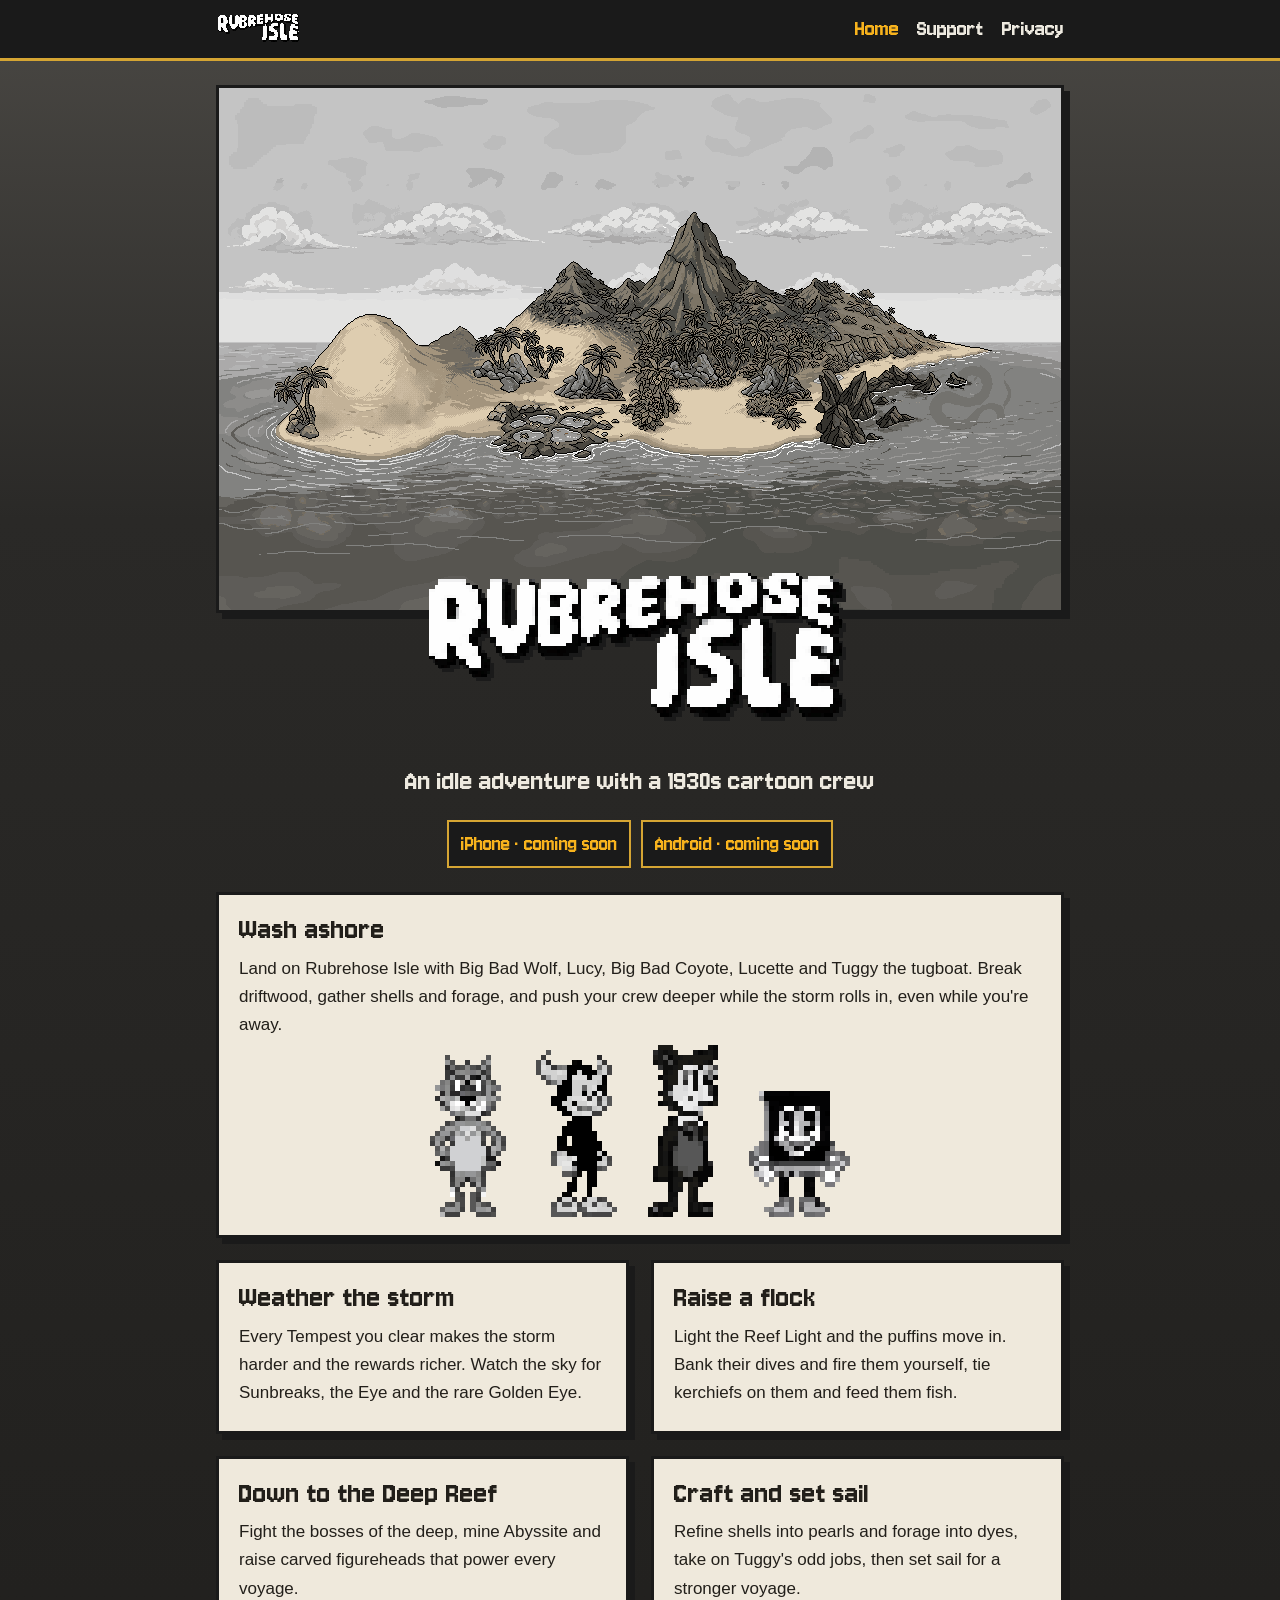
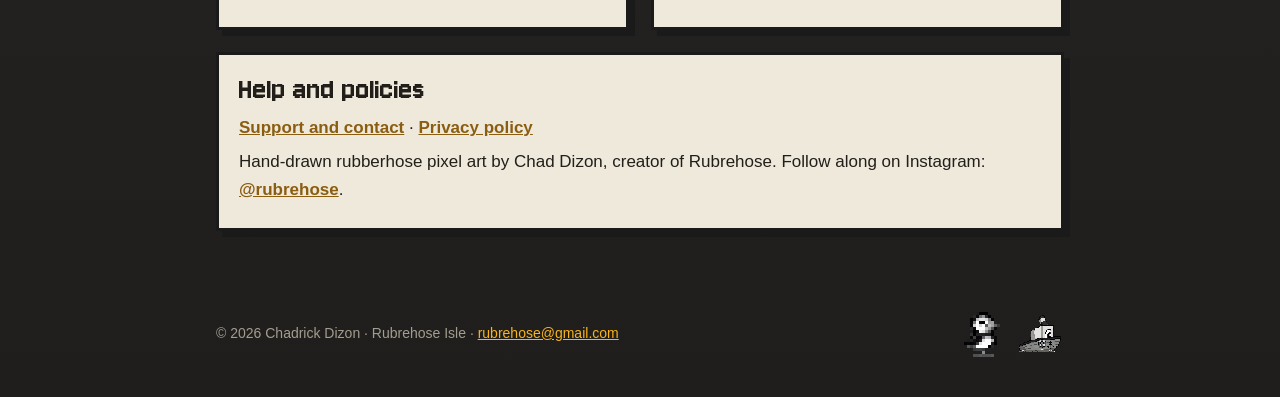
<file: rubrehose-isle/index.html>
<!doctype html><html lang="en"><head><meta charset="utf-8"><meta name="viewport" content="width=device-width,initial-scale=1">
<link rel="icon" href="img/icon.png"><link rel="stylesheet" href="style.css">
<title>Rubrehose Isle</title>
<meta name="description" content="Rubrehose Isle: an idle adventure with a 1930s cartoon crew, a stormy island and a deep sea that keeps what it touches. Coming to iPhone and Android.">
</head><body><header class="bar"><div class="in"><a class="brand" href="index.html"><img class="px" src="img/logo.png" alt="Rubrehose Isle"></a><nav><a href="index.html" aria-current="page">Home</a><a href="support.html">Support</a><a href="privacy.html">Privacy</a></nav></div></header>
<section class="hero"><img class="scene px" src="img/island.png" alt="Rubrehose Isle at sea"><img class="logo px" src="img/logo.png" alt="Rubrehose Isle">
<p class="tag">An idle adventure with a 1930s cartoon crew</p>
<div class="soon"><span class="chip">iPhone · coming soon</span><span class="chip">Android · coming soon</span></div></section>
<main>
<div class="card"><h2>Wash ashore</h2>
<p>Land on Rubrehose Isle with Big Bad Wolf, Lucy, Big Bad Coyote, Lucette and Tuggy the tugboat. Break driftwood, gather shells and forage, and push your crew deeper while the storm rolls in, even while you're away.</p>
<img class="crew px" src="img/crew.png" alt="Big Bad Wolf, Lucy, Big Bad Coyote and Lucette"></div>
<div class="grid">
<div class="card"><h2>Weather the storm</h2><p>Every Tempest you clear makes the storm harder and the rewards richer. Watch the sky for Sunbreaks, the Eye and the rare Golden Eye.</p></div>
<div class="card"><h2>Raise a flock</h2><p>Light the Reef Light and the puffins move in. Bank their dives and fire them yourself, tie kerchiefs on them and feed them fish.</p></div>
<div class="card"><h2>Down to the Deep Reef</h2><p>Fight the bosses of the deep, mine Abyssite and raise carved figureheads that power every voyage.</p></div>
<div class="card"><h2>Craft and set sail</h2><p>Refine shells into pearls and forage into dyes, take on Tuggy's odd jobs, then set sail for a stronger voyage.</p></div>
</div>
<div class="card" style="margin-top:22px"><h2>Help and policies</h2><p><a href="support.html">Support and contact</a> · <a href="privacy.html">Privacy policy</a></p><p>Hand-drawn rubberhose pixel art by Chad Dizon, creator of Rubrehose. Follow along on Instagram: <a href="https://www.instagram.com/rubrehose/">@rubrehose</a>.</p></div>
</main><footer><span>© 2026 Chadrick Dizon · Rubrehose Isle · <a href="mailto:rubrehose@gmail.com">rubrehose@gmail.com</a></span><span class="pals"><img class="px" src="img/puffin.png" alt=""><img class="px" src="img/tuggy.png" alt=""></span></footer></body></html>
</file>
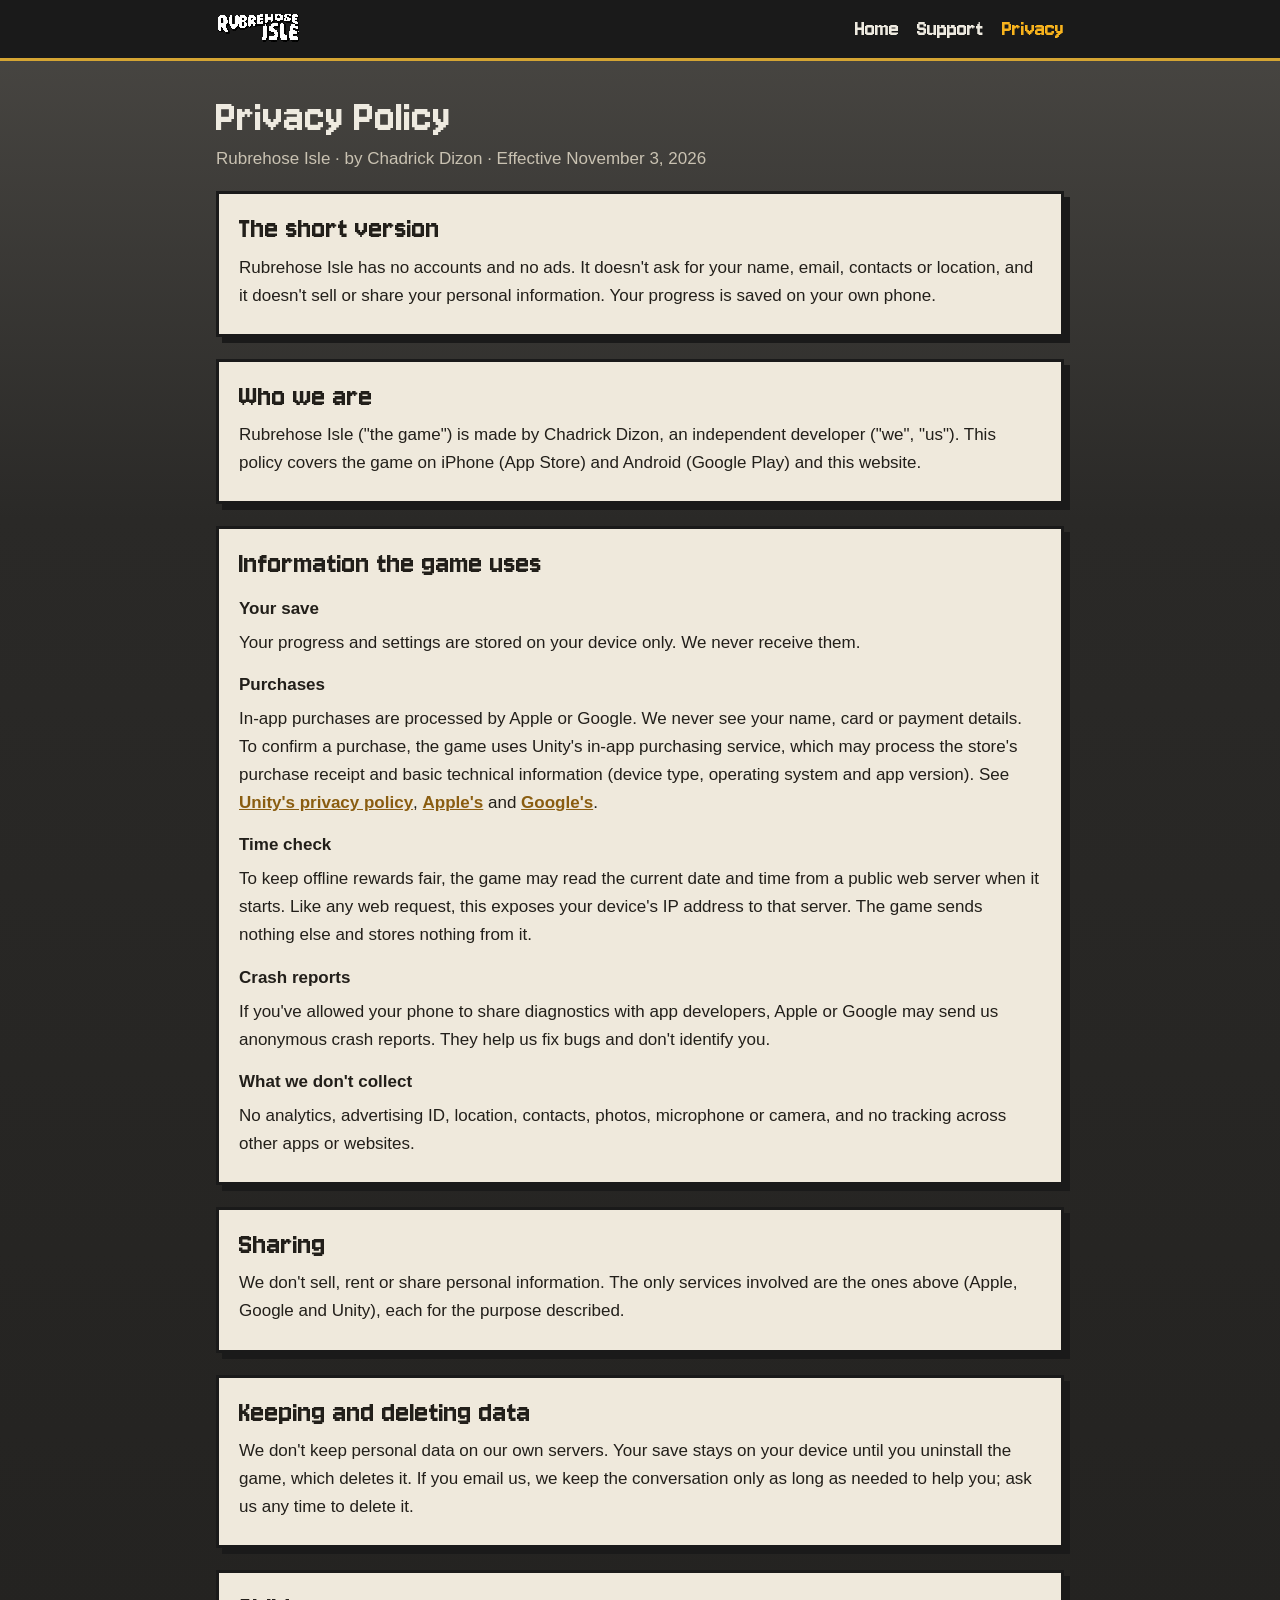
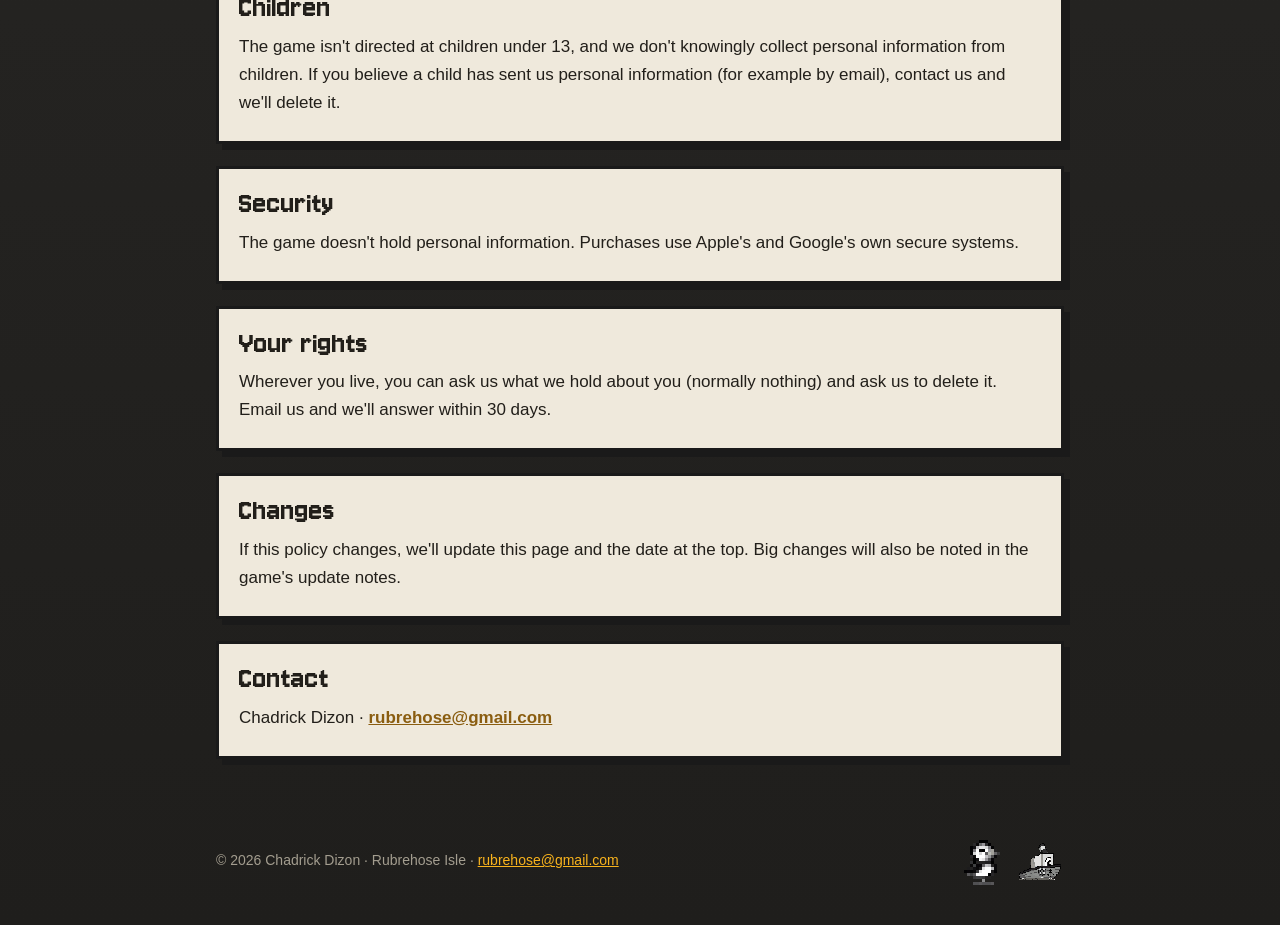
<file: rubrehose-isle/privacy.html>
<!doctype html><html lang="en"><head><meta charset="utf-8"><meta name="viewport" content="width=device-width,initial-scale=1">
<link rel="icon" href="img/icon.png"><link rel="stylesheet" href="style.css">
<title>Rubrehose Isle · Privacy Policy</title><meta name="description" content="Privacy policy for the Rubrehose Isle game.">
</head><body><header class="bar"><div class="in"><a class="brand" href="index.html"><img class="px" src="img/logo.png" alt="Rubrehose Isle"></a><nav><a href="index.html">Home</a><a href="support.html">Support</a><a href="privacy.html" aria-current="page">Privacy</a></nav></div></header>
<main><h1>Privacy Policy</h1><p class="sub">Rubrehose Isle · by Chadrick Dizon · Effective November 3, 2026</p>
<div class="card"><h2>The short version</h2>
<p>Rubrehose Isle has no accounts and no ads. It doesn't ask for your name, email, contacts or location, and it doesn't sell or share your personal information. Your progress is saved on your own phone.</p></div>
<div class="card"><h2>Who we are</h2><p>Rubrehose Isle ("the game") is made by Chadrick Dizon, an independent developer ("we", "us"). This policy covers the game on iPhone (App Store) and Android (Google Play) and this website.</p></div>
<div class="card"><h2>Information the game uses</h2>
<h3>Your save</h3><p>Your progress and settings are stored on your device only. We never receive them.</p>
<h3>Purchases</h3><p>In-app purchases are processed by Apple or Google. We never see your name, card or payment details. To confirm a purchase, the game uses Unity's in-app purchasing service, which may process the store's purchase receipt and basic technical information (device type, operating system and app version). See <a href="https://unity.com/legal/privacy-policy">Unity's privacy policy</a>, <a href="https://www.apple.com/legal/privacy/">Apple's</a> and <a href="https://policies.google.com/privacy">Google's</a>.</p>
<h3>Time check</h3><p>To keep offline rewards fair, the game may read the current date and time from a public web server when it starts. Like any web request, this exposes your device's IP address to that server. The game sends nothing else and stores nothing from it.</p>
<h3>Crash reports</h3><p>If you've allowed your phone to share diagnostics with app developers, Apple or Google may send us anonymous crash reports. They help us fix bugs and don't identify you.</p>
<h3>What we don't collect</h3><p>No analytics, advertising ID, location, contacts, photos, microphone or camera, and no tracking across other apps or websites.</p></div>
<div class="card"><h2>Sharing</h2><p>We don't sell, rent or share personal information. The only services involved are the ones above (Apple, Google and Unity), each for the purpose described.</p></div>
<div class="card"><h2>Keeping and deleting data</h2><p>We don't keep personal data on our own servers. Your save stays on your device until you uninstall the game, which deletes it. If you email us, we keep the conversation only as long as needed to help you; ask us any time to delete it.</p></div>
<div class="card"><h2>Children</h2><p>The game isn't directed at children under 13, and we don't knowingly collect personal information from children. If you believe a child has sent us personal information (for example by email), contact us and we'll delete it.</p></div>
<div class="card"><h2>Security</h2><p>The game doesn't hold personal information. Purchases use Apple's and Google's own secure systems.</p></div>
<div class="card"><h2>Your rights</h2><p>Wherever you live, you can ask us what we hold about you (normally nothing) and ask us to delete it. Email us and we'll answer within 30 days.</p></div>
<div class="card"><h2>Changes</h2><p>If this policy changes, we'll update this page and the date at the top. Big changes will also be noted in the game's update notes.</p></div>
<div class="card"><h2>Contact</h2><p>Chadrick Dizon · <a href="mailto:rubrehose@gmail.com">rubrehose@gmail.com</a></p></div>
</main><footer><span>© 2026 Chadrick Dizon · Rubrehose Isle · <a href="mailto:rubrehose@gmail.com">rubrehose@gmail.com</a></span><span class="pals"><img class="px" src="img/puffin.png" alt=""><img class="px" src="img/tuggy.png" alt=""></span></footer></body></html>
</file>
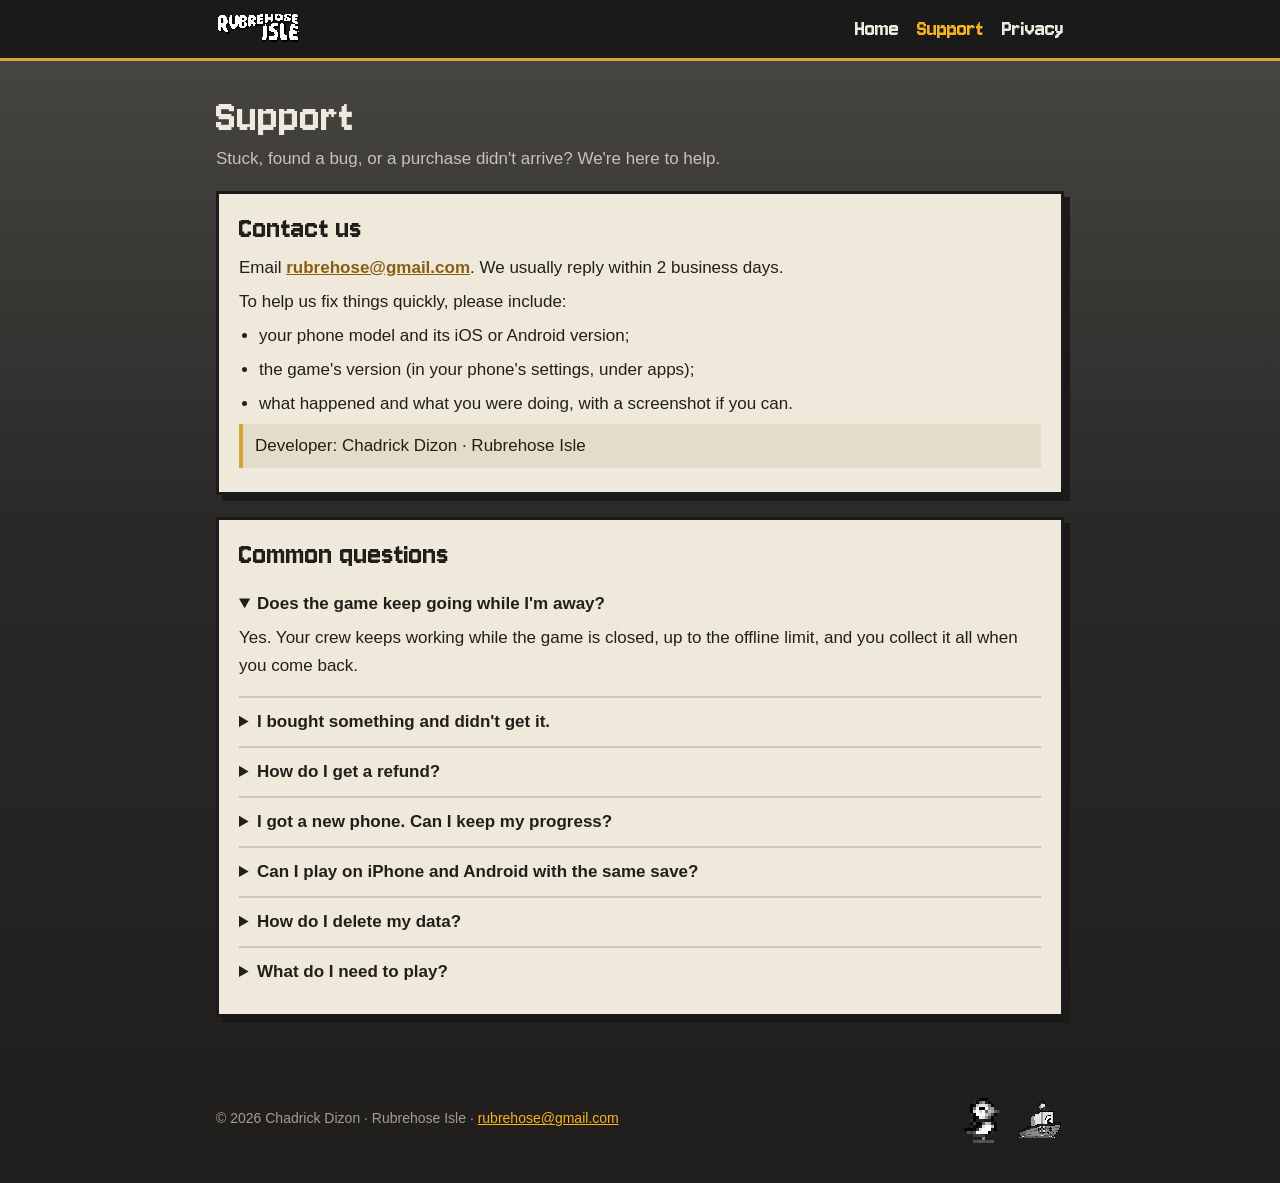
<file: rubrehose-isle/support.html>
<!doctype html><html lang="en"><head><meta charset="utf-8"><meta name="viewport" content="width=device-width,initial-scale=1">
<link rel="icon" href="img/icon.png"><link rel="stylesheet" href="style.css">
<title>Rubrehose Isle · Support</title><meta name="description" content="Support and contact for Rubrehose Isle.">
</head><body><header class="bar"><div class="in"><a class="brand" href="index.html"><img class="px" src="img/logo.png" alt="Rubrehose Isle"></a><nav><a href="index.html">Home</a><a href="support.html" aria-current="page">Support</a><a href="privacy.html">Privacy</a></nav></div></header>
<main><h1>Support</h1><p class="sub">Stuck, found a bug, or a purchase didn't arrive? We're here to help.</p>
<div class="card"><h2>Contact us</h2>
<p>Email <a href="mailto:rubrehose@gmail.com">rubrehose@gmail.com</a>. We usually reply within 2 business days.</p>
<p>To help us fix things quickly, please include:</p>
<ul><li>your phone model and its iOS or Android version;</li><li>the game's version (in your phone's settings, under apps);</li><li>what happened and what you were doing, with a screenshot if you can.</li></ul>
<p class="note">Developer: Chadrick Dizon · Rubrehose Isle</p></div>
<div class="card"><h2>Common questions</h2>
<details open><summary>Does the game keep going while I'm away?</summary><p>Yes. Your crew keeps working while the game is closed, up to the offline limit, and you collect it all when you come back.</p></details>
<details><summary>I bought something and didn't get it.</summary><p>Close and reopen the game first. Then open the in-game store and tap <strong>Restore Purchases</strong>. If it still hasn't arrived, email us with your receipt (Apple sends one by email; on Google Play it's under Payments &amp; subscriptions › Budget &amp; history).</p></details>
<details><summary>How do I get a refund?</summary><p>Purchases are handled by Apple and Google, so refunds go through them: on iPhone at <a href="https://reportaproblem.apple.com">reportaproblem.apple.com</a>; on Android in Google Play › Payments &amp; subscriptions › Budget &amp; history, or at <a href="https://support.google.com/googleplay/workflow/9813244">Google Play's refund page</a>.</p></details>
<details><summary>I got a new phone. Can I keep my progress?</summary><p>Your save lives on your phone. Move it with your phone's own transfer: iCloud Backup or Quick Start on iPhone, Google One backup or the setup transfer on Android. Purchases that unlock something permanent come back with Restore Purchases.</p></details>
<details><summary>Can I play on iPhone and Android with the same save?</summary><p>Not yet. Each phone keeps its own save.</p></details>
<details><summary>How do I delete my data?</summary><p>Uninstall the game. Your save is stored only on your device, and we don't keep any account or data about you on a server, so uninstalling removes everything.</p></details>
<details><summary>What do I need to play?</summary><p>An iPhone, or an Android phone running Android 8.0 or later. The game plays offline; purchases need a connection.</p></details>
</div></main><footer><span>© 2026 Chadrick Dizon · Rubrehose Isle · <a href="mailto:rubrehose@gmail.com">rubrehose@gmail.com</a></span><span class="pals"><img class="px" src="img/puffin.png" alt=""><img class="px" src="img/tuggy.png" alt=""></span></footer></body></html>
</file>
<file: rubrehose-isle/style.css>
@font-face{font-family:"Jersey 10";src:url("fonts/Jersey10-Regular.ttf") format("truetype");font-display:swap}
/* Rubrehose Isle — site style (the game's storm greys, parchment cards, gold accents, pixel type) */
:root{
  --sky:#2a2927; --sky2:#3c3b38; --ink:#1a1a1a; --card:#efe9dc; --card2:#e4dccb;
  --text:#221f1a; --muted:#6b6659; --gold:#d5a533; --gold2:#f8b31d; --cream:#eeeae0; --line:#1a1a1a;
}
*{box-sizing:border-box}
html{background:var(--sky)}
body{margin:0;color:var(--cream);background:linear-gradient(#4a4844 0,#2a2927 520px,#1f1e1c 100%);
  font:17px/1.65 -apple-system,BlinkMacSystemFont,"Segoe UI",Roboto,Helvetica,Arial,sans-serif;min-height:100vh}
img.px{image-rendering:pixelated;image-rendering:crisp-edges}
.pix{font-family:"Jersey 10",ui-monospace,monospace;letter-spacing:.02em}
a{color:var(--gold2)}
/* top bar */
.bar{position:sticky;top:0;z-index:5;background:var(--ink);border-bottom:3px solid var(--gold)}
.bar .in{max-width:880px;margin:0 auto;padding:10px 16px;display:flex;align-items:center;justify-content:space-between;gap:12px}
.bar .brand img{height:38px;display:block}
.bar nav{display:flex;gap:18px;flex-wrap:wrap}
.bar nav a{font-family:"Jersey 10",monospace;font-size:24px;color:var(--cream);text-decoration:none;line-height:1}
.bar nav a:hover,.bar nav a[aria-current]{color:var(--gold2)}
/* hero */
.hero{position:relative;max-width:880px;margin:0 auto;padding:24px 16px 0;text-align:center}
.hero .scene{width:100%;height:auto;display:block;border:3px solid var(--line);box-shadow:6px 6px 0 var(--line)}
.hero .logo{width:min(70%,440px);margin:-58px auto 0;position:relative;display:block;filter:drop-shadow(4px 4px 0 #1a1a1a)}
.tag{font-family:"Jersey 10",monospace;font-size:30px;color:var(--cream);margin:10px 0 0}
.soon{display:inline-flex;gap:10px;flex-wrap:wrap;justify-content:center;margin:14px 0 0}
.chip{font-family:"Jersey 10",monospace;font-size:22px;background:var(--ink);color:var(--gold2);border:2px solid var(--gold);padding:4px 12px}
/* content */
main{max-width:880px;margin:0 auto;padding:24px 16px 56px}
h1{font-family:"Jersey 10",monospace;font-weight:400;font-size:48px;line-height:1;margin:8px 0 4px;color:var(--cream)}
.sub{color:#c9c2b2;margin:0 0 18px}
.card{background:var(--card);color:var(--text);border:3px solid var(--line);box-shadow:6px 6px 0 var(--line);padding:18px 20px;margin:0 0 22px}
.card h2{font-family:"Jersey 10",monospace;font-weight:400;font-size:32px;line-height:1.05;margin:0 0 8px;color:var(--text)}
.card h3{font-size:17px;margin:14px 0 2px}
.card p,.card li{margin:6px 0}
.card a{color:#8a5d10;font-weight:600}
.card ul{padding-left:20px;margin:6px 0}
.grid{display:grid;grid-template-columns:repeat(2,1fr);gap:22px}
@media (max-width:640px){.grid{grid-template-columns:1fr}}
.grid .card{margin:0}
.crew{display:block;width:min(100%,420px);margin:6px auto 0}
.note{background:var(--card2);border-left:4px solid var(--gold);padding:8px 12px;margin:10px 0}
details{border-top:2px solid #cfc7b4;padding:10px 0}
details:first-of-type{border-top:0}
summary{cursor:pointer;font-weight:700}
footer{max-width:880px;margin:0 auto;padding:0 16px 40px;color:#a39d8f;font-size:14px;display:flex;justify-content:space-between;gap:12px;flex-wrap:wrap;align-items:center}
footer .pals{display:flex;align-items:flex-end;gap:10px}
footer .pals img{height:48px}
@media (max-width:560px){h1{font-size:40px}.tag{font-size:23px !important;line-height:1.2}.bar .brand img{height:30px}.bar nav a{font-size:21px}.hero .logo{margin-top:-36px}.tag{font-size:25px}}
</file>
